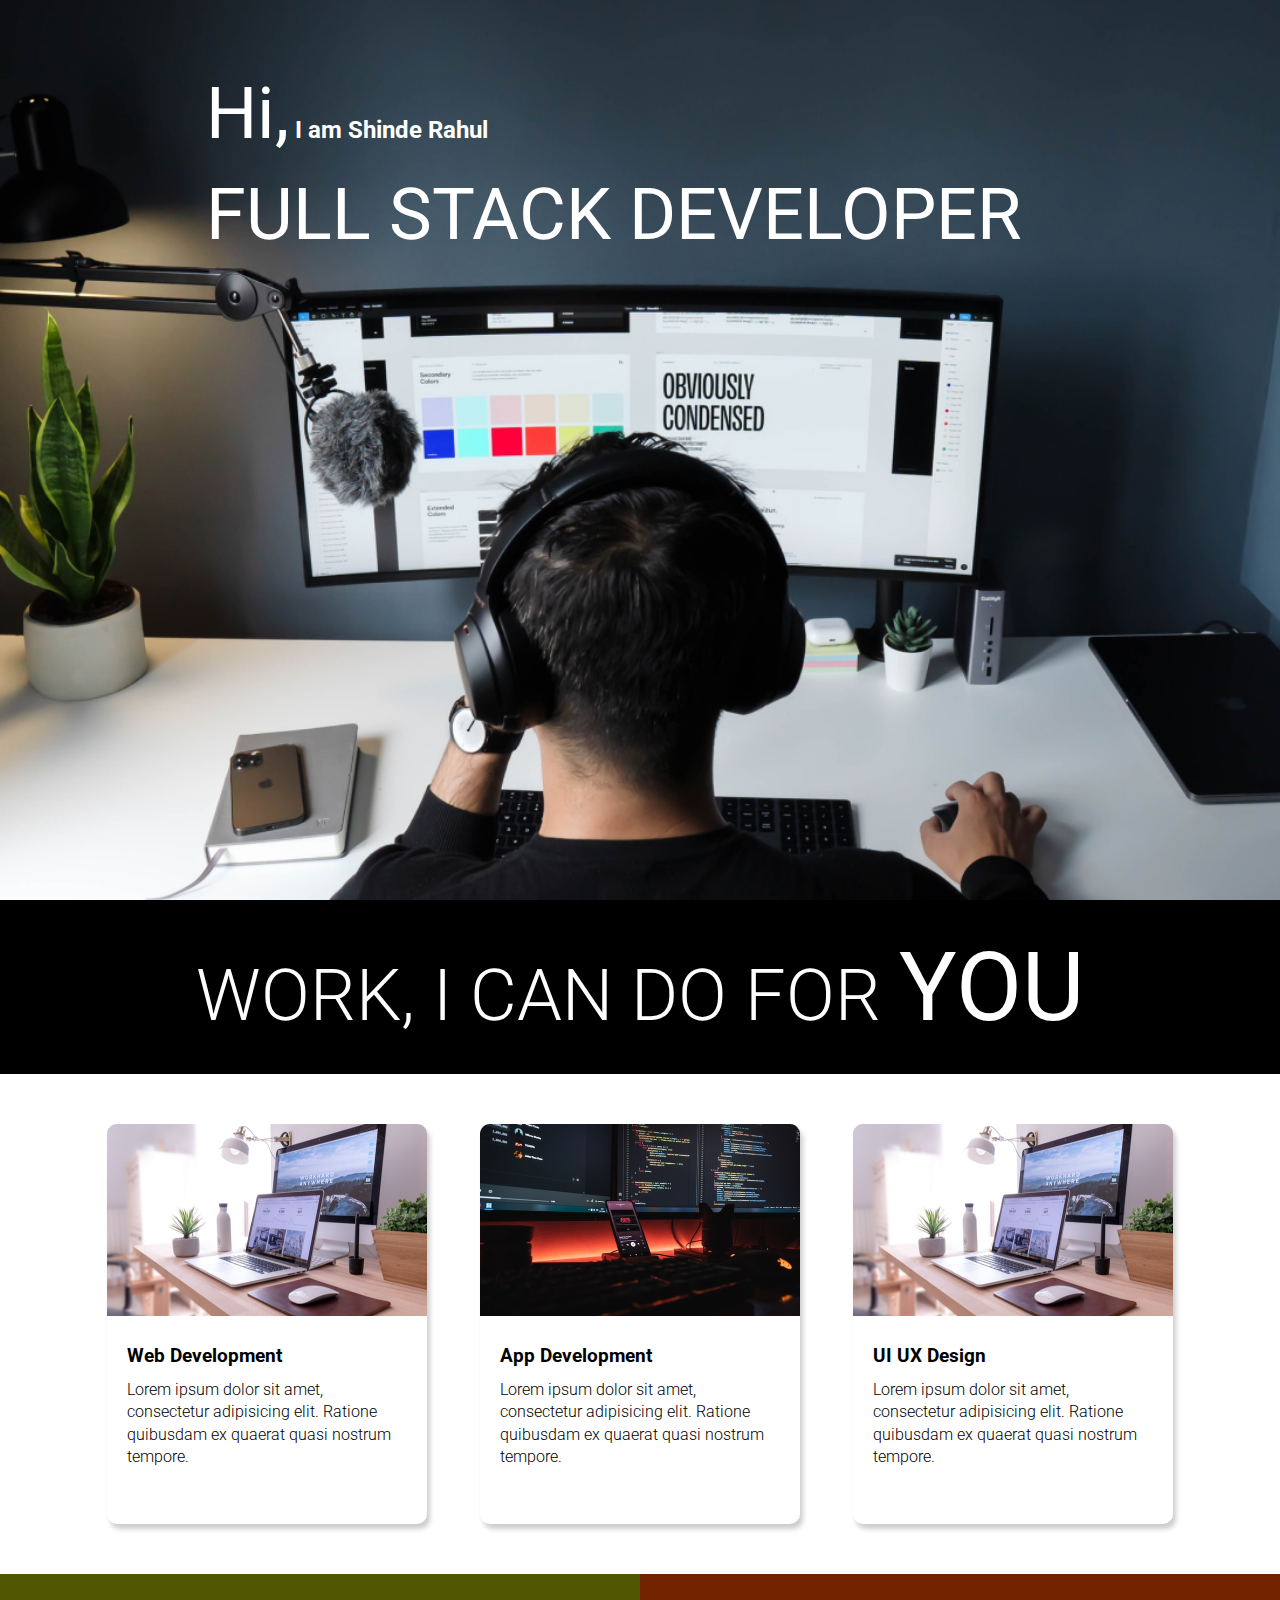
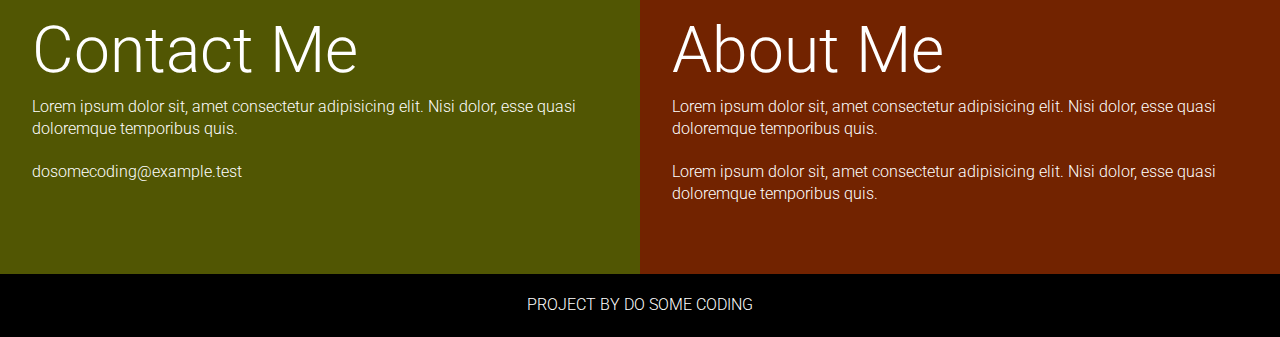
<file: code-way/Landingpage/index.html>
<!DOCTYPE html>
<html lang="en">
  <head>
    <meta charset="UTF-8" />
    <meta http-equiv="X-UA-Compatible" content="IE=edge" />
    <meta name="viewport" content="width=device-width, initial-scale=1.0" />
    <title>Developer | Landing Page</title>
    <link rel="stylesheet" href="style.css" />
  </head>
  <body>
    <section class="hero_section">
      <div class="text_container">
        <h2><span class="lg_text">Hi,</span> I am Shinde Rahul</h2>
        <h1 class="lg_text">FULL STACK DEVELOPER</h1>
      </div>
    </section>
    <section class="black_box">
      <h2>WORK, I CAN DO FOR <span>YOU</span></h2>
    </section>
    <section class="work">
      <div class="grid_item">
        <div class="card">
          <div class="image_container">
            <img src="images/web.png" alt="web development" />
          </div>
          <div class="card_content">
            <h3>Web Development</h3>
            <p>
              Lorem ipsum dolor sit amet, consectetur adipisicing elit. Ratione
              quibusdam ex quaerat quasi nostrum tempore.
            </p>
          </div>
        </div>
      </div>
      <div class="grid_item">
        <div class="card">
          <div class="image_container">
            <img src="images/mobile.png" alt="app development" />
          </div>
          <div class="card_content">
            <h3>App Development</h3>
            <p>
              Lorem ipsum dolor sit amet, consectetur adipisicing elit. Ratione
              quibusdam ex quaerat quasi nostrum tempore.
            </p>
          </div>
        </div>
      </div>
      <div class="grid_item">
        <div class="card">
          <div class="image_container">
            <img src="images/web.png" alt="web development" />
          </div>
          <div class="card_content">
            <h3>UI UX Design</h3>
            <p>
              Lorem ipsum dolor sit amet, consectetur adipisicing elit. Ratione
              quibusdam ex quaerat quasi nostrum tempore.
            </p>
          </div>
        </div>
      </div>
    </section>
    <section class="bottom_section">
      <div class="contact">
        <h2>Contact Me</h2>
        <p>
          Lorem ipsum dolor sit, amet consectetur adipisicing elit. Nisi dolor,
          esse quasi doloremque temporibus quis.
        </p>
        <p>dosomecoding@example.test</p>
      </div>
      <div class="about">
        <h2>About Me</h2>

        <p>
          Lorem ipsum dolor sit, amet consectetur adipisicing elit. Nisi dolor,
          esse quasi doloremque temporibus quis.
        </p>
        <p>
          Lorem ipsum dolor sit, amet consectetur adipisicing elit. Nisi dolor,
          esse quasi doloremque temporibus quis.
        </p>
      </div>
    </section>
    <footer>Project By do some coding</footer>
  </body>
</html>
</file>
<file: code-way/Landingpage/style.css>
@import url("https://fonts.googleapis.com/css2?family=Roboto:ital,wght@0,100;0,300;0,400;0,500;0,700;0,900;1,100;1,300;1,400;1,500;1,700;1,900&display=swap");
* {
  margin: 0;
  padding: 0;
  box-sizing: border-box;
}

html,
body {
  line-height: 1.4;
  font-weight: 300;
  font-family: "Roboto", sans-serif;
}

.hero_section {
  background-image: url(images/developer.png);
  min-height: 100vh;
  background-position: center;
  background-size: cover;
  background-repeat: no-repeat;
}
.text_container {
  color: white;
  max-width: 900px;
  margin: 0 auto;
  padding-top: 64px;
  padding-left: 16px;
}
.lg_text {
  font-size: 72px;
  font-weight: 400;
}
.black_box {
  background-color: #000;
  padding: 20px;
}
.black_box h2 {
  font-size: 72px;
  color: white;
  text-align: center;
  font-weight: 300;
}

.black_box h2 span {
  font-weight: 400;
  font-size: 96px;
}
.work {
  display: grid;
  gap: 20px;
  grid-template-columns: repeat(auto-fit, minmax(320px, 1fr));

  max-width: 1100px;
  margin: 50px auto;
}
.grid_item {
  display: flex;
  justify-content: center;
  align-items: center;
}
.card {
  max-width: 320px;
  height: 400px;
  border-radius: 10px;
  box-shadow: 3px 5px 5px rgba(1, 1, 1, 0.2);
  transition: 0.2s ease-in-out;
}
.card:hover {
  transform: scale(1.04);
  box-shadow: 3px 5px 5px rgba(1, 1, 1, 0.3);
  transition: 0.2s ease-in-out;
}
.card_content {
  padding: 20px;
}
.card_content h3 {
  margin-bottom: 10px;
}
.bottom_section {
  display: flex;
}
.contact {
  background-color: #515603;
}
.about {
  background-color: #722300;
}

.contact,
.about {
  min-height: 300px;
  padding: 32px;
  color: white;
}
.about h2,
.contact h2 {
  font-size: 64px;
  font-weight: 300;
}
.about p,
.contact p {
  margin-bottom: 20px;
}

footer {
  text-align: center;
  text-transform: uppercase;
  background-color: #000;
  padding: 20px;
  color: white;
}
@media (max-width: 786px) {
  .hero_section {
    min-height: 50vh;
  }
  .text_container {
    padding: 10px 0;
    text-align: center;
  }
  .lg_text {
    font-size: 32px;
  }
  .black_box h2 {
    font-size: 24px;
  }
  .black_box h2 span {
    font-weight: 400;
    font-size: 32px;
  }
  .bottom_section {
    flex-direction: column;
  }
  h1 {
    font-size: 32px;
  }
  .about h2,
  .contact h2 {
    font-size: 32px;
  }
}
</file>
